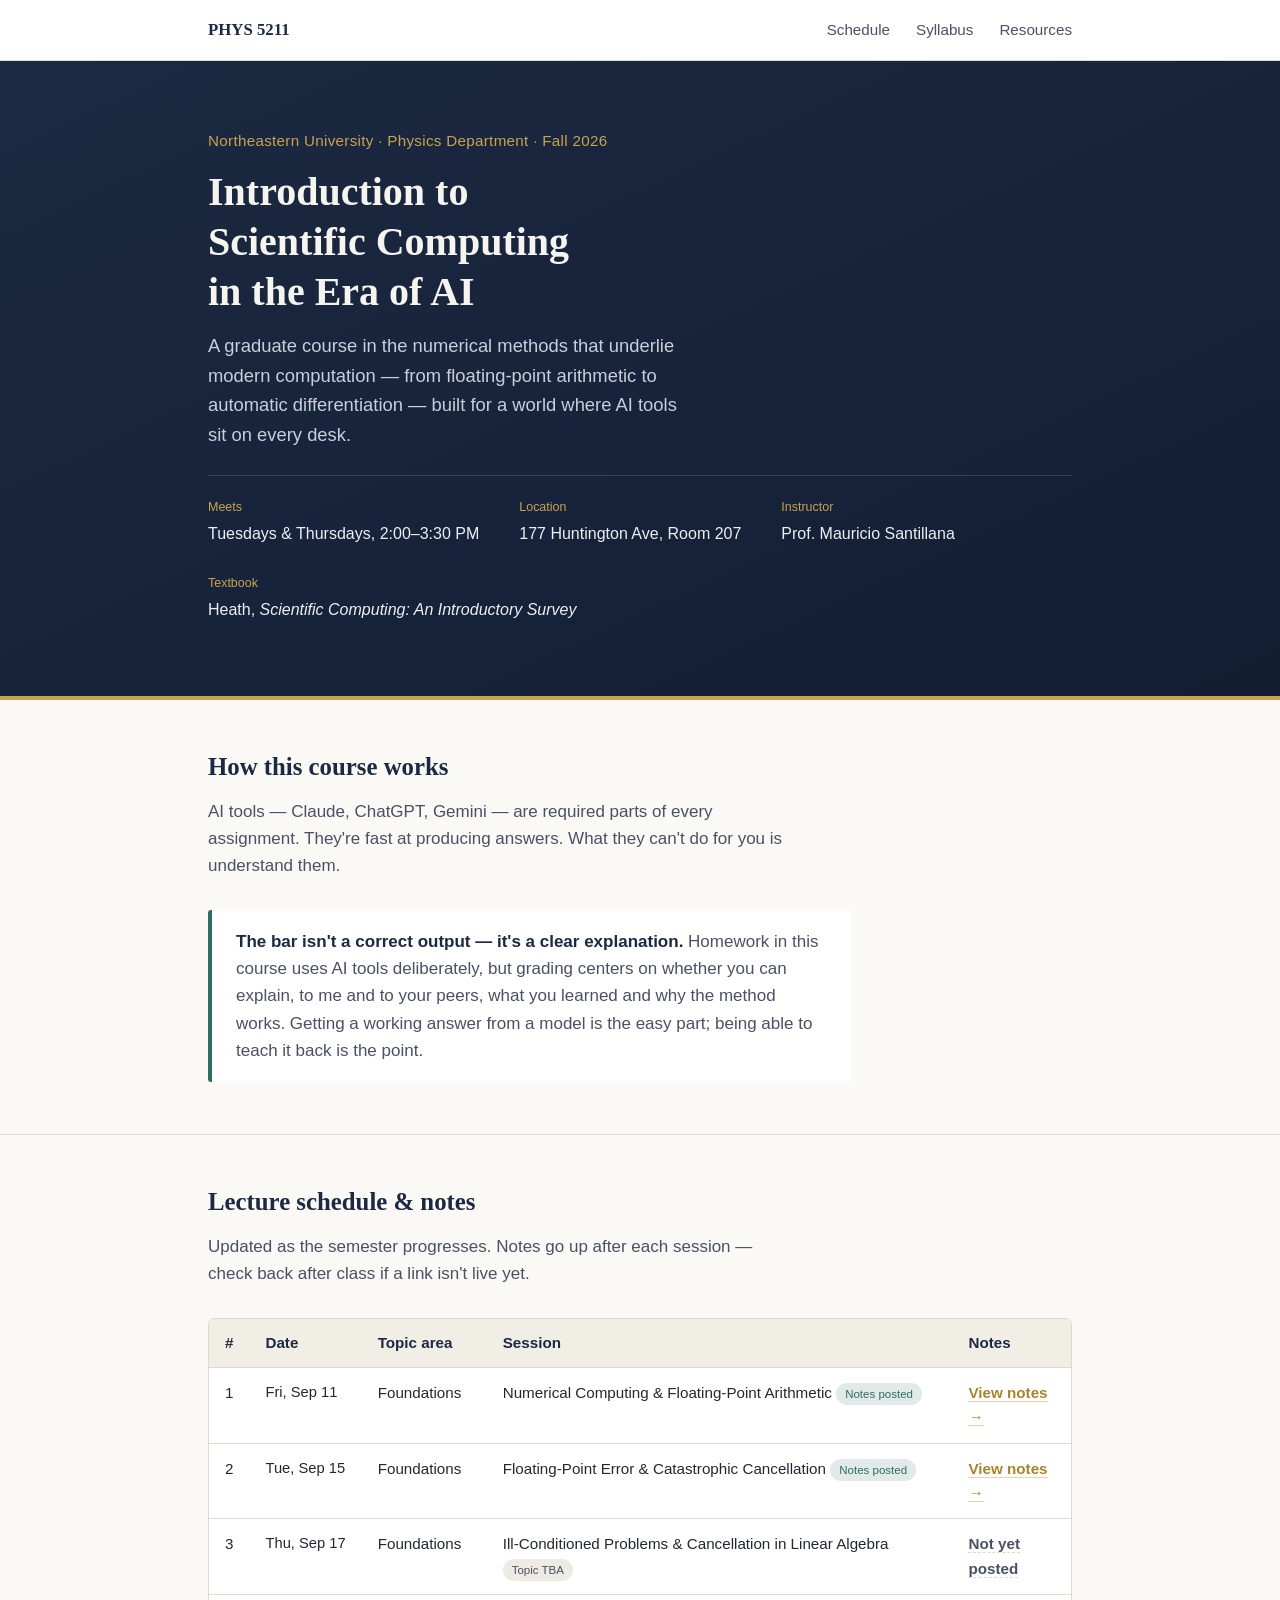
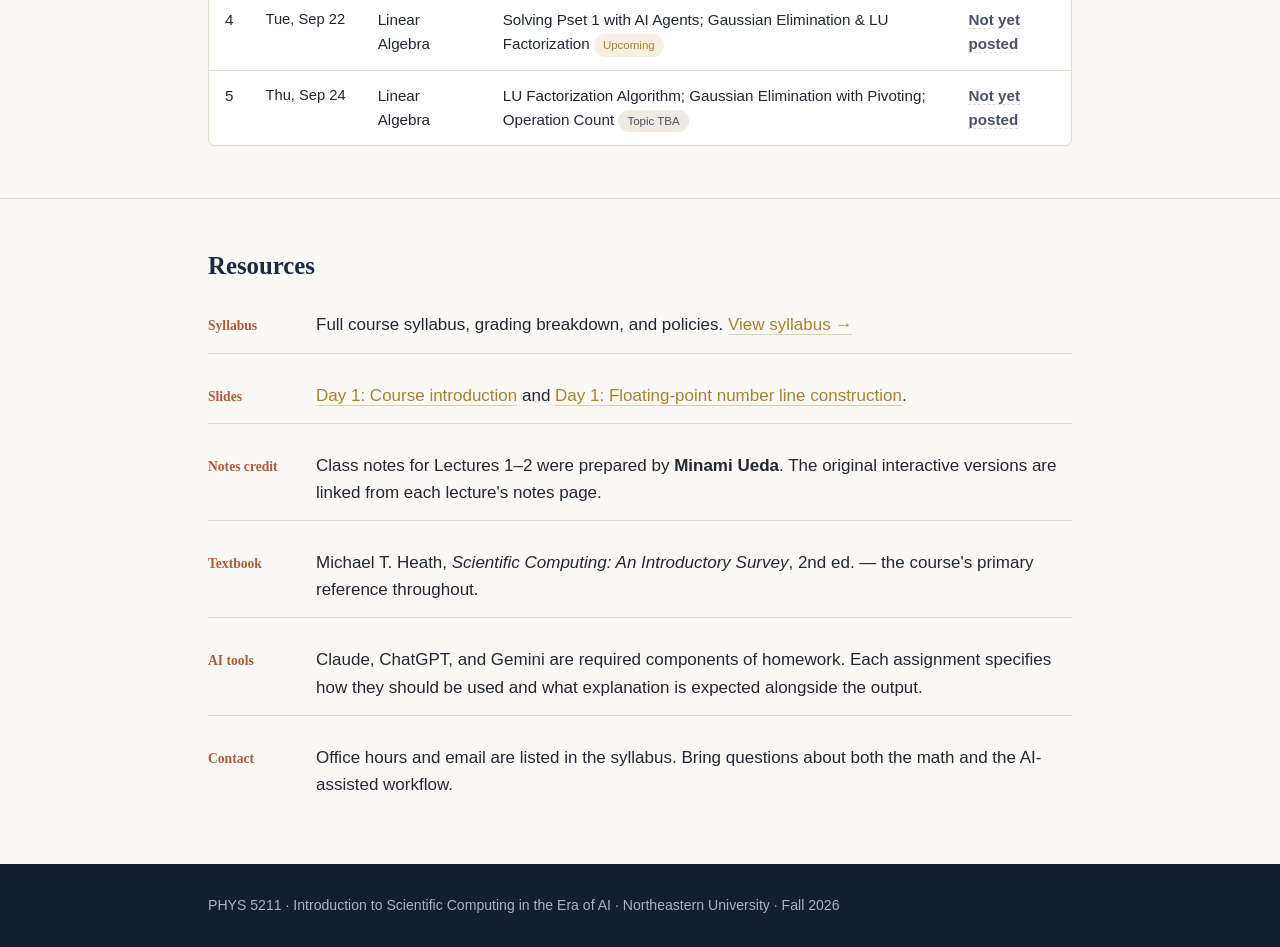
<file: index.html>
<!DOCTYPE html>
<html lang="en">
<head>
<meta charset="UTF-8">
<meta name="viewport" content="width=device-width, initial-scale=1.0">
<title>PHYS 5211 — Scientific Computing in the Era of AI</title>
<meta name="description" content="Course site for PHYS 5211: Introduction to Scientific Computing in the Era of AI, Northeastern University, Fall 2026.">
<link rel="stylesheet" href="css/style.css">
</head>
<body>

<nav class="site-nav">
  <div class="wrap">
    <a class="brand" href="index.html">PHYS 5211</a>
    <ul>
      <li><a href="#schedule">Schedule</a></li>
      <li><a href="syllabus.html">Syllabus</a></li>
      <li><a href="#resources">Resources</a></li>
    </ul>
  </div>
</nav>

<header class="hero">
  <div class="wrap">
    <p class="eyebrow">Northeastern University · Physics Department · Fall 2026</p>
    <h1>Introduction to Scientific Computing in the Era of AI</h1>
    <p class="subhead">A graduate course in the numerical methods that underlie modern computation — from floating-point arithmetic to automatic differentiation — built for a world where AI tools sit on every desk.</p>
    <dl class="facts">
      <div class="fact"><dt>Meets</dt><dd>Tuesdays &amp; Thursdays, 2:00&ndash;3:30 PM</dd></div>
      <div class="fact"><dt>Location</dt><dd>177 Huntington Ave, Room 207</dd></div>
      <div class="fact"><dt>Instructor</dt><dd>Prof. Mauricio Santillana</dd></div>
      <div class="fact"><dt>Textbook</dt><dd>Heath, <em>Scientific Computing: An Introductory Survey</em></dd></div>
    </dl>
  </div>
</header>

<section class="block" id="philosophy">
  <div class="wrap">
    <h2>How this course works</h2>
    <p class="section-lede">AI tools — Claude, ChatGPT, Gemini — are required parts of every assignment. They're fast at producing answers. What they can't do for you is understand them.</p>
    <div class="callout">
      <strong>The bar isn't a correct output — it's a clear explanation.</strong> Homework in this course uses AI tools deliberately, but grading centers on whether you can explain, to me and to your peers, what you learned and why the method works. Getting a working answer from a model is the easy part; being able to teach it back is the point.
    </div>
  </div>
</section>

<section class="block" id="schedule">
  <div class="wrap">
    <h2>Lecture schedule &amp; notes</h2>
    <p class="section-lede">Updated as the semester progresses. Notes go up after each session — check back after class if a link isn't live yet.</p>
    <div class="schedule-wrap">
      <table class="schedule" id="schedule-table">
        <caption>Lecture schedule</caption>
        <thead>
          <tr>
            <th scope="col">#</th>
            <th scope="col">Date</th>
            <th scope="col">Topic area</th>
            <th scope="col">Session</th>
            <th scope="col">Notes</th>
          </tr>
        </thead>
        <tbody id="schedule-body">
          <tr><td colspan="5">Loading schedule…</td></tr>
        </tbody>
      </table>
    </div>
  </div>
</section>

<section class="block" id="resources">
  <div class="wrap">
    <h2>Resources</h2>
    <div class="resource-list">
      <div class="resource-item">
        <span class="tag">Syllabus</span>
        <span>Full course syllabus, grading breakdown, and policies. <a href="syllabus.html">View syllabus →</a></span>
      </div>
      <div class="resource-item">
        <span class="tag">Slides</span>
        <span><a href="slides/PHYS5211_Day1_Slides.pptx">Day 1: Course introduction</a> and <a href="slides/FloatingPoint_NumberLine_day_1.pptx">Day 1: Floating-point number line construction</a>.</span>
      </div>
      <div class="resource-item">
        <span class="tag">Notes credit</span>
        <span>Class notes for Lectures 1&ndash;2 were prepared by <strong>Minami Ueda</strong>. The original interactive versions are linked from each lecture's notes page.</span>
      </div>
      <div class="resource-item">
        <span class="tag">Textbook</span>
        <span>Michael T. Heath, <em>Scientific Computing: An Introductory Survey</em>, 2nd ed. — the course's primary reference throughout.</span>
      </div>
      <div class="resource-item">
        <span class="tag">AI tools</span>
        <span>Claude, ChatGPT, and Gemini are required components of homework. Each assignment specifies how they should be used and what explanation is expected alongside the output.</span>
      </div>
      <div class="resource-item">
        <span class="tag">Contact</span>
        <span>Office hours and email are listed in the syllabus. Bring questions about both the math and the AI-assisted workflow.</span>
      </div>
    </div>
  </div>
</section>

<footer class="site-footer">
  <div class="wrap">
    PHYS 5211 · Introduction to Scientific Computing in the Era of AI · Northeastern University · Fall 2026
  </div>
</footer>

<script>
async function loadSchedule() {
  const tbody = document.getElementById('schedule-body');
  try {
    const res = await fetch('data/lectures.json');
    const lectures = await res.json();
    tbody.innerHTML = lectures.map(rowHtml).join('');
  } catch (err) {
    tbody.innerHTML = '<tr><td colspan="5">Schedule could not be loaded. Check data/lectures.json.</td></tr>';
    console.error(err);
  }
}

function rowHtml(lec) {
  const pill = {
    posted: '<span class="status-pill status-posted">Notes posted</span>',
    upcoming: '<span class="status-pill status-upcoming">Upcoming</span>',
    tba: '<span class="status-pill status-tba">Topic TBA</span>'
  }[lec.status] || '';

  const notesCell = lec.notesUrl
    ? `<a class="notes-link" href="${lec.notesUrl}">View notes →</a>`
    : `<span class="notes-link disabled">Not yet posted</span>`;

  return `<tr>
    <td>${lec.session}</td>
    <td class="session-date">${lec.date}</td>
    <td>${lec.topic}</td>
    <td>${lec.title} ${pill}</td>
    <td>${notesCell}</td>
  </tr>`;
}

loadSchedule();
</script>

</body>
</html>
</file>
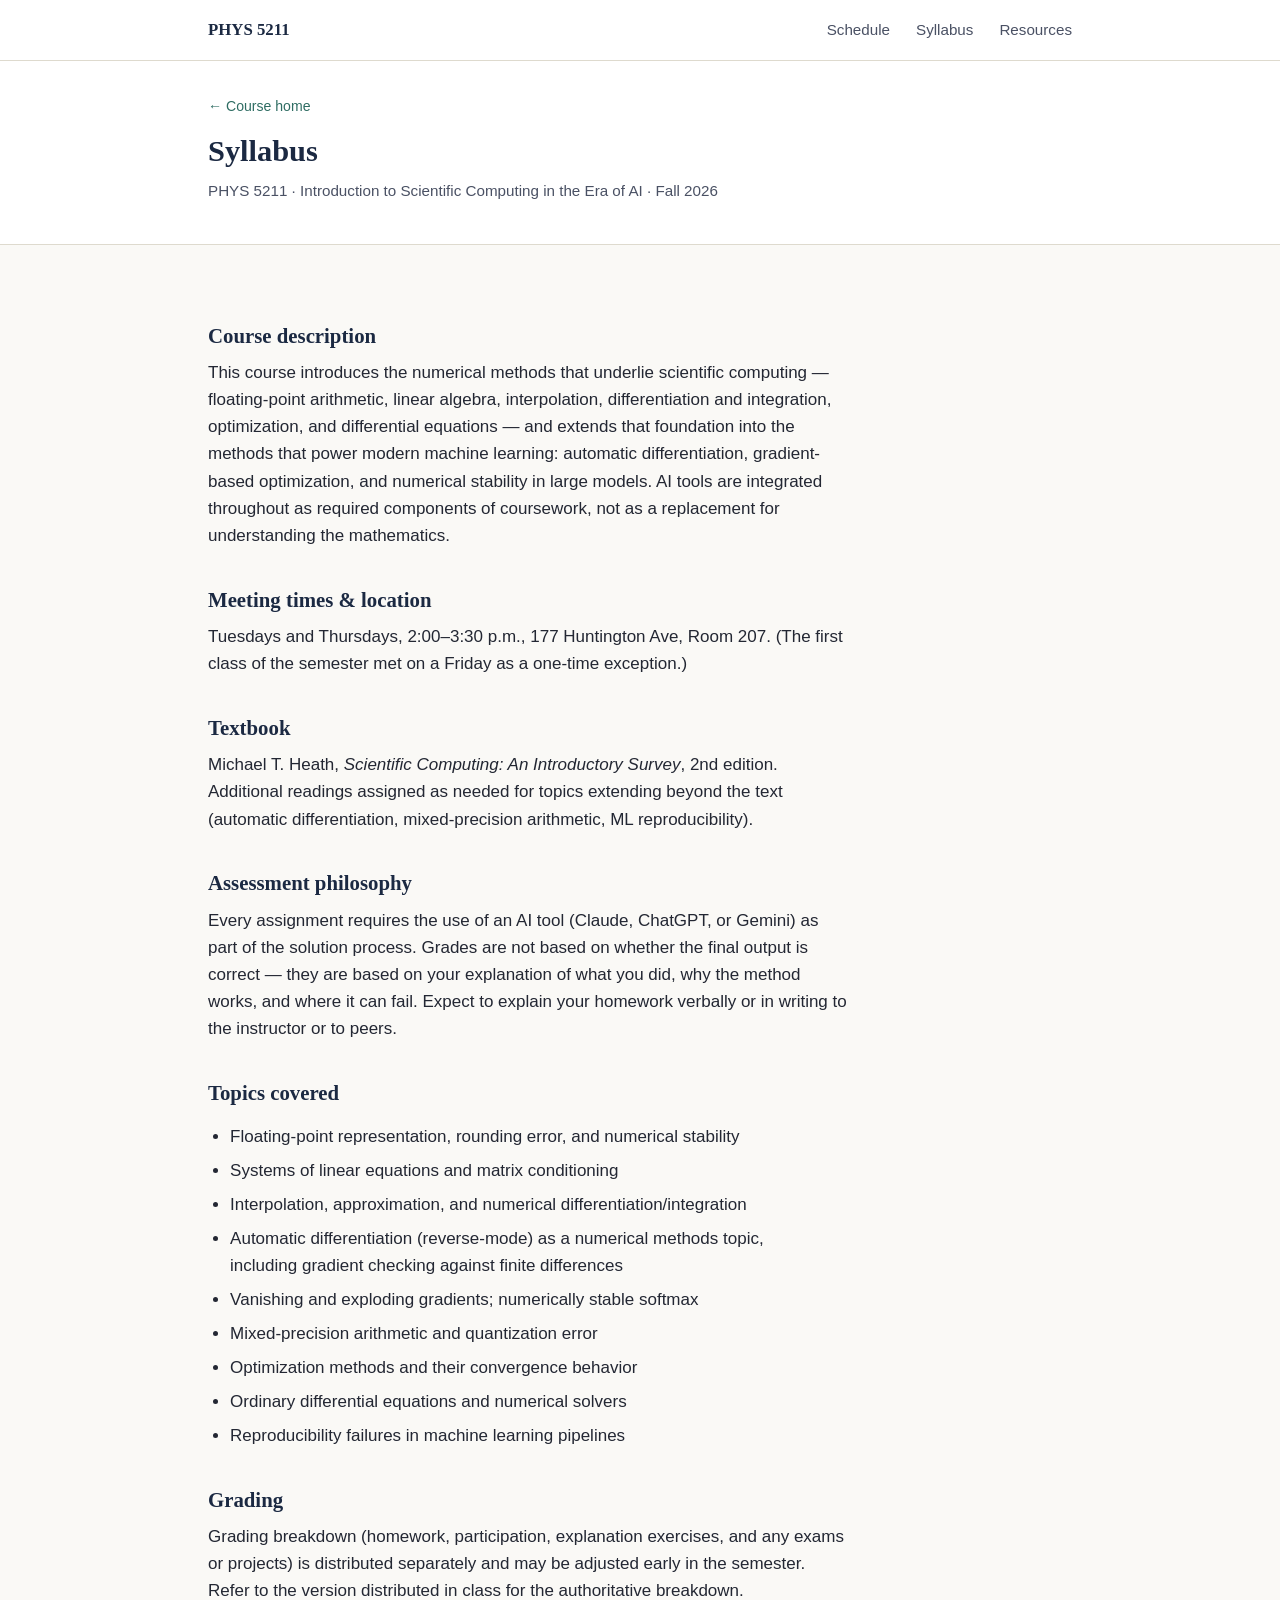
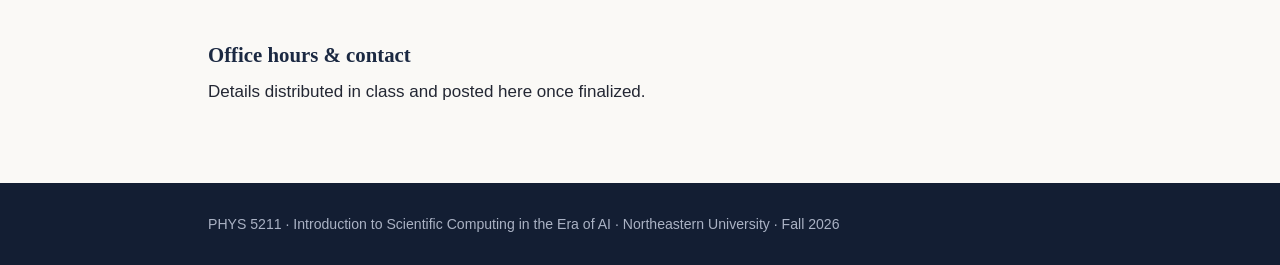
<file: syllabus.html>
<!DOCTYPE html>
<html lang="en">
<head>
<meta charset="UTF-8">
<meta name="viewport" content="width=device-width, initial-scale=1.0">
<title>Syllabus — PHYS 5211</title>
<link rel="stylesheet" href="css/style.css">
</head>
<body>

<nav class="site-nav">
  <div class="wrap">
    <a class="brand" href="index.html">PHYS 5211</a>
    <ul>
      <li><a href="index.html#schedule">Schedule</a></li>
      <li><a href="syllabus.html">Syllabus</a></li>
      <li><a href="index.html#resources">Resources</a></li>
    </ul>
  </div>
</nav>

<header class="note-header">
  <div class="wrap">
    <p class="breadcrumb"><a href="index.html">← Course home</a></p>
    <h1>Syllabus</h1>
    <p class="meta">PHYS 5211 · Introduction to Scientific Computing in the Era of AI · Fall 2026</p>
  </div>
</header>

<div class="note-body">
  <div class="wrap">

    <h2>Course description</h2>
    <p>This course introduces the numerical methods that underlie scientific computing — floating-point arithmetic, linear algebra, interpolation, differentiation and integration, optimization, and differential equations — and extends that foundation into the methods that power modern machine learning: automatic differentiation, gradient-based optimization, and numerical stability in large models. AI tools are integrated throughout as required components of coursework, not as a replacement for understanding the mathematics.</p>

    <h2>Meeting times &amp; location</h2>
    <p>Tuesdays and Thursdays, 2:00&ndash;3:30 p.m., 177 Huntington Ave, Room 207. (The first class of the semester met on a Friday as a one-time exception.)</p>

    <h2>Textbook</h2>
    <p>Michael T. Heath, <em>Scientific Computing: An Introductory Survey</em>, 2nd edition. Additional readings assigned as needed for topics extending beyond the text (automatic differentiation, mixed-precision arithmetic, ML reproducibility).</p>

    <h2>Assessment philosophy</h2>
    <p>Every assignment requires the use of an AI tool (Claude, ChatGPT, or Gemini) as part of the solution process. Grades are not based on whether the final output is correct — they are based on your explanation of what you did, why the method works, and where it can fail. Expect to explain your homework verbally or in writing to the instructor or to peers.</p>

    <h2>Topics covered</h2>
    <ul>
      <li>Floating-point representation, rounding error, and numerical stability</li>
      <li>Systems of linear equations and matrix conditioning</li>
      <li>Interpolation, approximation, and numerical differentiation/integration</li>
      <li>Automatic differentiation (reverse-mode) as a numerical methods topic, including gradient checking against finite differences</li>
      <li>Vanishing and exploding gradients; numerically stable softmax</li>
      <li>Mixed-precision arithmetic and quantization error</li>
      <li>Optimization methods and their convergence behavior</li>
      <li>Ordinary differential equations and numerical solvers</li>
      <li>Reproducibility failures in machine learning pipelines</li>
    </ul>

    <h2>Grading</h2>
    <p>Grading breakdown (homework, participation, explanation exercises, and any exams or projects) is distributed separately and may be adjusted early in the semester. Refer to the version distributed in class for the authoritative breakdown.</p>

    <h2>Office hours &amp; contact</h2>
    <p>Details distributed in class and posted here once finalized.</p>

  </div>
</div>

<footer class="site-footer">
  <div class="wrap">
    PHYS 5211 · Introduction to Scientific Computing in the Era of AI · Northeastern University · Fall 2026
  </div>
</footer>

</body>
</html>
</file>
<file: css/style.css>
/* ==========================================================================
   PHYS 5211 — Introduction to Scientific Computing in the Era of AI
   Core stylesheet
   ========================================================================== */

:root {
  --navy: #1B2942;
  --navy-deep: #131E33;
  --gold: #C9A34E;
  --gold-deep: #A9822F;
  --teal: #2F6D63;
  --rust: #B15A38;
  --paper: #FAF9F6;
  --paper-white: #FFFFFF;
  --ink: #232733;
  --ink-soft: #4A5164;
  --line: #DEDACE;

  --serif: Cambria, Georgia, "Times New Roman", serif;
  --sans: Calibri, "Segoe UI", "Helvetica Neue", Arial, sans-serif;

  --max-w: 920px;
}

* { box-sizing: border-box; }

html {
  scroll-behavior: smooth;
}

body {
  margin: 0;
  background: var(--paper);
  color: var(--ink);
  font-family: var(--sans);
  font-size: 17px;
  line-height: 1.6;
  -webkit-font-smoothing: antialiased;
}

@media (prefers-reduced-motion: reduce) {
  html { scroll-behavior: auto; }
  * { animation: none !important; transition: none !important; }
}

a {
  color: var(--gold-deep);
  text-decoration: none;
  border-bottom: 1px solid rgba(169, 130, 47, 0.35);
  transition: border-color 0.15s ease, color 0.15s ease;
}
a:hover { border-color: var(--gold-deep); color: var(--rust); }
a:focus-visible {
  outline: 2px solid var(--teal);
  outline-offset: 2px;
  border-radius: 2px;
}

h1, h2, h3, h4 {
  font-family: var(--serif);
  color: var(--navy);
  font-weight: 700;
  line-height: 1.25;
  margin: 0 0 0.5em;
}

p { margin: 0 0 1em; max-width: 68ch; }

.wrap {
  max-width: var(--max-w);
  margin: 0 auto;
  padding: 0 28px;
}

/* ---------- Site header / nav ---------- */

.site-nav {
  background: var(--paper-white);
  border-bottom: 1px solid var(--line);
  position: sticky;
  top: 0;
  z-index: 20;
}

.site-nav .wrap {
  display: flex;
  align-items: center;
  justify-content: space-between;
  height: 60px;
}

.site-nav .brand {
  font-family: var(--serif);
  font-weight: 700;
  color: var(--navy);
  font-size: 1.05rem;
  border-bottom: none;
}

.site-nav ul {
  list-style: none;
  display: flex;
  gap: 26px;
  margin: 0;
  padding: 0;
}

.site-nav a {
  color: var(--ink-soft);
  border-bottom: none;
  font-size: 0.95rem;
}
.site-nav a:hover { color: var(--rust); }

/* ---------- Hero ---------- */

.hero {
  background: var(--navy);
  background-image: linear-gradient(155deg, var(--navy) 0%, var(--navy-deep) 100%);
  color: #EDEFF3;
  padding: 68px 0 56px;
  border-bottom: 4px solid var(--gold);
}

.hero .eyebrow {
  color: var(--gold);
  font-family: var(--sans);
  font-size: 0.95rem;
  letter-spacing: 0.02em;
  margin: 0 0 14px;
}

.hero h1 {
  color: #F6F4EE;
  font-size: 2.5rem;
  max-width: 20ch;
  margin-bottom: 0.35em;
}

.hero .subhead {
  color: #C9CEDA;
  font-size: 1.15rem;
  max-width: 46ch;
  margin-bottom: 1.4em;
}

.hero .facts {
  display: flex;
  flex-wrap: wrap;
  gap: 28px 40px;
  margin-top: 8px;
  padding-top: 22px;
  border-top: 1px solid rgba(255,255,255,0.14);
}

.hero .fact dt {
  font-size: 0.78rem;
  color: var(--gold);
  margin-bottom: 3px;
}
.hero .fact dd {
  margin: 0;
  color: #EDEFF3;
  font-size: 1rem;
}

/* ---------- Sections ---------- */

section.block {
  padding: 52px 0;
  border-bottom: 1px solid var(--line);
}
section.block:last-of-type { border-bottom: none; }

section.block h2 {
  font-size: 1.55rem;
  margin-bottom: 0.6em;
}

.section-lede {
  color: var(--ink-soft);
  max-width: 62ch;
  margin-bottom: 1.8em;
}

/* ---------- Philosophy callout ---------- */

.callout {
  background: var(--paper-white);
  border-left: 4px solid var(--teal);
  padding: 18px 24px;
  border-radius: 3px;
  color: var(--ink-soft);
  max-width: 68ch;
}
.callout strong { color: var(--navy); }

/* ---------- Schedule table ---------- */

.schedule-wrap {
  overflow-x: auto;
  border: 1px solid var(--line);
  border-radius: 6px;
  background: var(--paper-white);
}

table.schedule {
  width: 100%;
  border-collapse: collapse;
  font-size: 0.95rem;
}

table.schedule caption { display: none; }

table.schedule thead th {
  text-align: left;
  font-family: var(--sans);
  font-weight: 700;
  color: var(--navy);
  background: #F1EEE5;
  padding: 12px 16px;
  border-bottom: 1px solid var(--line);
  white-space: nowrap;
}

table.schedule td {
  padding: 13px 16px;
  border-bottom: 1px solid var(--line);
  vertical-align: top;
  color: var(--ink);
}

table.schedule tbody tr:last-child td { border-bottom: none; }
table.schedule tbody tr:hover { background: #FAF6EC; }

.session-date { color: var(--ink-soft); white-space: nowrap; font-size: 0.92rem; }

.status-pill {
  display: inline-block;
  font-size: 0.72rem;
  padding: 2px 9px;
  border-radius: 999px;
  font-family: var(--sans);
}
.status-posted { background: rgba(47,109,99,0.14); color: var(--teal); }
.status-upcoming { background: rgba(201,163,78,0.16); color: var(--gold-deep); }
.status-tba { background: #EDEBE4; color: var(--ink-soft); }

.notes-link { font-weight: 600; }
.notes-link.disabled {
  color: var(--ink-soft);
  border-bottom: 1px dashed var(--line);
  cursor: default;
  pointer-events: none;
}

/* ---------- Resource cards (used sparingly — not a generic card grid) ---------- */

.resource-list {
  display: grid;
  gap: 14px;
}

.resource-item {
  display: flex;
  gap: 16px;
  align-items: baseline;
  padding: 14px 0;
  border-bottom: 1px solid var(--line);
}
.resource-item:last-child { border-bottom: none; }

.resource-item .tag {
  flex: 0 0 auto;
  font-family: var(--serif);
  font-weight: 700;
  color: var(--rust);
  font-size: 0.85rem;
  min-width: 92px;
}

/* ---------- Footer ---------- */

footer.site-footer {
  background: var(--navy-deep);
  color: #AAB2C4;
  padding: 30px 0;
  font-size: 0.88rem;
}
footer.site-footer a { color: #D9C48C; border-bottom: 1px solid rgba(217,196,140,0.35); }
footer.site-footer a:hover { color: #F0E4BC; }

/* ---------- Lecture note pages ---------- */

.note-header {
  background: var(--paper-white);
  border-bottom: 1px solid var(--line);
  padding: 34px 0 26px;
}

.note-header .breadcrumb {
  font-size: 0.88rem;
  color: var(--ink-soft);
  margin-bottom: 14px;
}
.note-header .breadcrumb a { border-bottom: none; color: var(--teal); }

.note-header h1 { font-size: 1.9rem; margin-bottom: 0.3em; }
.note-header .meta { color: var(--ink-soft); font-size: 0.95rem; }

.note-body { padding: 40px 0 60px; }
.note-body h2 {
  font-size: 1.3rem;
  margin-top: 1.6em;
  padding-top: 0.2em;
}
.note-body h3 { font-size: 1.05rem; color: var(--teal); }
.note-body ul, .note-body ol { max-width: 66ch; padding-left: 1.3em; }
.note-body li { margin-bottom: 0.4em; }

.note-body table {
  border-collapse: collapse;
  margin: 1.1em 0;
  font-size: 0.92rem;
  background: var(--paper-white);
}
.note-body th, .note-body td {
  border: 1px solid var(--line);
  padding: 7px 12px;
  text-align: left;
}
.note-body th {
  background: #F1EEE5;
  color: var(--navy);
  font-weight: 700;
}

.example-box {
  border: 1px solid var(--line);
  background: var(--paper-white);
  border-left: 4px solid var(--gold);
  padding: 16px 20px;
  border-radius: 3px;
  margin: 1.2em 0;
  max-width: 68ch;
}
.example-box .label {
  font-family: var(--serif);
  font-weight: 700;
  color: var(--gold-deep);
  font-size: 0.85rem;
  margin-bottom: 0.4em;
  display: block;
}

.takeaways {
  background: var(--paper-white);
  border: 1px solid var(--line);
  border-radius: 6px;
  padding: 18px 24px;
  max-width: 68ch;
}
.takeaways li { margin-bottom: 0.55em; }

.note-body pre {
  background: var(--navy-deep);
  color: #E4E7EE;
  padding: 16px 18px;
  border-radius: 6px;
  overflow-x: auto;
  font-size: 0.88rem;
  line-height: 1.5;
}
.note-body code {
  font-family: "Consolas", "SF Mono", Menlo, monospace;
  font-size: 0.9em;
  background: #F1EEE5;
  padding: 0.1em 0.35em;
  border-radius: 3px;
}
.note-body pre code { background: none; padding: 0; }

.warning-banner {
  border: 1px solid rgba(177,90,56,0.35);
  background: rgba(177,90,56,0.08);
  color: #7A3A22;
  padding: 14px 18px;
  border-radius: 4px;
  margin: 1.4em 0;
  max-width: 68ch;
  font-size: 0.95rem;
}
.warning-banner strong { color: var(--rust); }

.note-nav {
  display: flex;
  justify-content: space-between;
  border-top: 1px solid var(--line);
  margin-top: 44px;
  padding-top: 22px;
}
.note-nav a { border-bottom: none; font-weight: 600; }

/* ---------- Responsive ---------- */

@media (max-width: 640px) {
  .hero h1 { font-size: 2rem; }
  .site-nav ul { gap: 16px; }
  section.block { padding: 40px 0; }
  .hero { padding: 48px 0 40px; }
}
</file>
